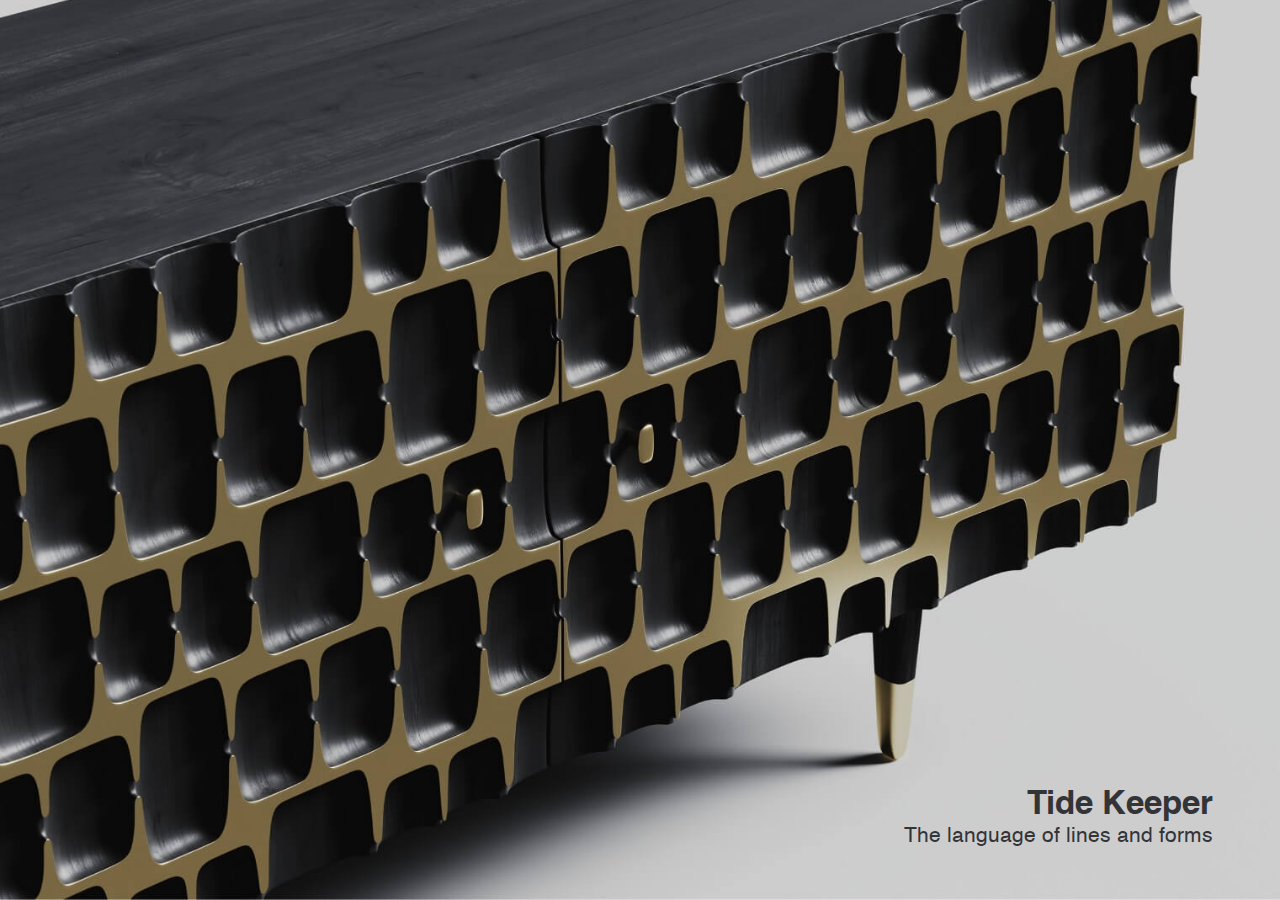
<file: index.html>
<!DOCTYPE html>
<html lang="en">
<head>
    <meta charset="UTF-8">
    <meta http-equiv="X-UA-Compatible" content="IE=edge">
    <meta name="viewport" content="width=device-width, initial-scale=1.0">
    <link rel="stylesheet" href="css/style.min.css">
    <link rel="stylesheet" href="https://cdnjs.cloudflare.com/ajax/libs/animate.css/4.1.1/animate.min.css" />
    <title>Tide Keeper</title>
</head>

<body>
    <svg display="none">
    <symbol id="arrow" viewBox="0 0 12 12">
        <g>
            <path d="M1 11L11 1M11 1L2.62952 1.0778M11 1L10.9222 9.37048" />
        </g>
    </symbol>
    <symbol id="whatsapp" viewBox="0 0 41 41">
        <g>
            <path
                d="M20.5 0C31.8222 0 41 9.17784 41 20.5C41 31.8221 31.8222 41 20.5 41C16.8772 41.0058 13.3182 40.0471 10.1885 38.2222L0.00822883 41L2.77983 30.8156C0.953469 27.685 -0.00602367 24.1244 2.84545e-05 20.5C2.84545e-05 9.17784 9.17787 0 20.5 0ZM13.5136 10.865L13.1036 10.8814C12.8382 10.8976 12.5788 10.9673 12.341 11.0864C12.1186 11.2123 11.9156 11.3698 11.7383 11.5538C11.4923 11.7854 11.3529 11.9863 11.2033 12.1811C10.445 13.1669 10.0368 14.3773 10.043 15.621C10.0471 16.6255 10.3095 17.6033 10.7195 18.5176C11.5579 20.3667 12.9376 22.3245 14.758 24.1387C15.1967 24.5754 15.6272 25.0141 16.0905 25.422C18.3524 27.4135 21.0479 28.8497 23.9625 29.6163L25.1269 29.7947C25.5061 29.8152 25.8854 29.7865 26.2667 29.768C26.8637 29.7372 27.4467 29.5755 27.9743 29.2945C28.2428 29.1562 28.5048 29.0057 28.7595 28.8435C28.7595 28.8435 28.8476 28.7861 29.0157 28.659C29.2925 28.454 29.4626 28.3084 29.6922 28.0686C29.8624 27.8923 30.01 27.6852 30.1227 27.4495C30.2826 27.1153 30.4425 26.4778 30.5081 25.9468C30.5573 25.5409 30.543 25.3195 30.5368 25.1822C30.5286 24.9628 30.3462 24.7353 30.1473 24.6389L28.9542 24.1039C28.9542 24.1039 27.1707 23.3269 26.0801 22.8308C25.966 22.781 25.8437 22.7525 25.7193 22.7468C25.5791 22.7324 25.4373 22.7482 25.3037 22.7931C25.17 22.838 25.0475 22.911 24.9444 23.0071C24.9342 23.003 24.7968 23.1199 23.3147 24.9157C23.2296 25.03 23.1124 25.1164 22.9781 25.1638C22.8437 25.2113 22.6983 25.2177 22.5603 25.1822C22.4267 25.1464 22.2959 25.1012 22.1687 25.0469C21.9145 24.9403 21.8264 24.8993 21.6521 24.8255C20.4756 24.312 19.3862 23.6183 18.4234 22.7693C18.1651 22.5438 17.9252 22.2978 17.6792 22.06C16.8727 21.2877 16.1698 20.4139 15.5882 19.4606L15.4673 19.2659C15.3804 19.135 15.3102 18.9939 15.2582 18.8456C15.1803 18.5443 15.3832 18.3024 15.3832 18.3024C15.3832 18.3024 15.8814 17.7571 16.113 17.4619C16.3385 17.1749 16.5292 16.8961 16.6522 16.6972C16.8941 16.3077 16.9699 15.908 16.8428 15.5984C16.2688 14.1962 15.6743 12.8002 15.0634 11.4144C14.9425 11.1397 14.5837 10.9429 14.2578 10.9039C14.1471 10.8916 14.0364 10.8793 13.9257 10.8711C13.6504 10.8575 13.3745 10.8602 13.0995 10.8793L13.5116 10.8629" />
        </g>
    </symbol>
    <symbol id="telegram" viewBox="0 0 41 42">
        <g>
            <path
                d="M41 21C41 26.5695 38.8402 31.911 34.9957 35.8492C31.1512 39.7875 25.9369 42 20.5 42C15.0631 42 9.84881 39.7875 6.00431 35.8492C2.15982 31.911 0 26.5695 0 21C0 15.4305 2.15982 10.089 6.00431 6.15076C9.84881 2.21249 15.0631 0 20.5 0C25.9369 0 31.1512 2.21249 34.9957 6.15076C38.8402 10.089 41 15.4305 41 21ZM21.2354 15.5033C19.2418 16.3538 15.2546 18.1125 9.27881 20.7795C8.31019 21.1733 7.80025 21.5618 7.75413 21.9397C7.67725 22.5776 8.45881 22.8296 9.52225 23.1735L9.97069 23.3179C11.0162 23.667 12.4256 24.0739 13.1559 24.0896C13.8221 24.1054 14.5627 23.8271 15.3801 23.2496C20.9638 19.3883 23.8466 17.4379 24.026 17.3959C24.1541 17.3644 24.3335 17.3276 24.4514 17.4379C24.5718 17.5455 24.559 17.7529 24.5462 17.808C24.4693 18.1466 21.402 21.0656 19.8158 22.5776C19.3212 23.0501 18.9702 23.3835 18.8984 23.4596C18.7404 23.625 18.5798 23.7878 18.4167 23.9479C17.4429 24.9086 16.7152 25.6279 18.4551 26.8039C19.2931 27.3709 19.9644 27.8355 20.6332 28.3027C21.361 28.812 22.0887 29.3186 23.0317 29.9539C23.2701 30.1114 23.5007 30.282 23.7236 30.4447C24.5718 31.0642 25.338 31.6208 26.2784 31.5315C26.8268 31.479 27.3931 30.954 27.6801 29.379C28.3592 25.6594 29.6943 17.6033 30.0018 14.2826C30.0205 14.0066 30.0093 13.7293 29.9684 13.4557C29.9443 13.235 29.84 13.0317 29.6763 12.8861C29.4431 12.7212 29.1652 12.6358 28.8819 12.642C28.1132 12.6551 26.9267 13.0778 21.2354 15.5033Z" />
        </g>
    </symbol>
    <symbol id="reviews-icon" viewBox="0 0 30 26">
        <g>
            <path
                d="M27.7828 0.474609H1.88582C1.41753 0.474609 0.968414 0.660638 0.63728 0.991772C0.306146 1.32291 0.120117 1.77202 0.120117 2.24031V23.4288C0.120117 23.8971 0.306146 24.3462 0.63728 24.6773C0.968414 25.0084 1.41753 25.1945 1.88582 25.1945H27.7828C28.2511 25.1945 28.7002 25.0084 29.0314 24.6773C29.3625 24.3462 29.5485 23.8971 29.5485 23.4288V2.24031C29.5485 1.77202 29.3625 1.32291 29.0314 0.991772C28.7002 0.660638 28.2511 0.474609 27.7828 0.474609ZM1.88582 1.65175H27.7828C27.9389 1.65175 28.0886 1.71376 28.199 1.82413C28.3094 1.93451 28.3714 2.08422 28.3714 2.24031V18.7791L23.5319 13.9396C23.3678 13.775 23.1729 13.6444 22.9583 13.5552C22.7437 13.4661 22.5136 13.4202 22.2812 13.4202C22.0488 13.4202 21.8187 13.4661 21.6041 13.5552C21.3894 13.6444 21.1945 13.775 21.0305 13.9396L17.6712 17.2988L10.782 10.4082C10.618 10.2436 10.4231 10.1129 10.2084 10.0238C9.99382 9.93471 9.76371 9.88884 9.53132 9.88884C9.29893 9.88884 9.06882 9.93471 8.8542 10.0238C8.63958 10.1129 8.44465 10.2436 8.28061 10.4082L1.29725 17.3959V2.24031C1.29725 2.08422 1.35926 1.93451 1.46964 1.82413C1.58002 1.71376 1.72972 1.65175 1.88582 1.65175ZM1.29725 23.4288V19.0645L9.1208 11.241C9.17546 11.1863 9.24037 11.1429 9.31182 11.1132C9.38327 11.0836 9.45986 11.0684 9.53721 11.0684C9.61455 11.0684 9.69114 11.0836 9.76259 11.1132C9.83405 11.1429 9.89896 11.1863 9.95362 11.241L22.73 24.0173H1.88582C1.72972 24.0173 1.58002 23.9553 1.46964 23.8449C1.35926 23.7346 1.29725 23.5849 1.29725 23.4288ZM27.7828 24.0173H24.3986L18.5129 18.1317L21.8721 14.7724C21.9268 14.7177 21.9917 14.6743 22.0632 14.6446C22.1346 14.615 22.2112 14.5998 22.2885 14.5998C22.3659 14.5998 22.4425 14.615 22.5139 14.6446C22.5854 14.6743 22.6503 14.7177 22.7049 14.7724L28.3714 20.4433V23.4288C28.3714 23.5849 28.3094 23.7346 28.199 23.8449C28.0886 23.9553 27.9389 24.0173 27.7828 24.0173ZM17.7772 8.71456C17.7772 8.48175 17.8462 8.25416 17.9755 8.06058C18.1049 7.867 18.2887 7.71613 18.5038 7.62703C18.7189 7.53794 18.9556 7.51463 19.1839 7.56005C19.4123 7.60547 19.622 7.71758 19.7867 7.8822C19.9513 8.04683 20.0634 8.25657 20.1088 8.48492C20.1542 8.71326 20.1309 8.94994 20.0418 9.16503C19.9527 9.38013 19.8019 9.56397 19.6083 9.69332C19.4147 9.82266 19.1871 9.8917 18.9543 9.8917C18.6421 9.8917 18.3427 9.76768 18.1219 9.54692C17.9012 9.32617 17.7772 9.02676 17.7772 8.71456Z" />
        </g>
    </symbol>
</svg>
    <div class="wrapper">
        <main class="alphawood tide-keeper tide-keeper-1">
            <div class="alphawood__image-block animate__animated" style="animation-name: opacity-img;">
                <div class="alphawood__image alphawood__image_1 ibg">
                    <img src="img/projects/01.jpg" alt="Tide Keeper">
                </div>
                <div class="alphawood__image alphawood__image_2 ibg">
                    <img src="img/projects/02.jpg" alt="Tide Keeper">
                </div>
            </div>
            <div class="alphawood__image-mob-block animate__animated" style="animation-name: opacity-img;">
                <div class="alphawood__image-mob ibg">
                    <img src="img/projects/03.jpg" alt="Tide Keeper">
                </div>
            </div>
            <div class="alphawood__content">
                <div class="alphawood__content-body">
                    <h1 class="alphawood__title animate__animated" style="animation-name: zoom;">Tide Keeper</h1>
                    <div class="alphawood__subtitle animate__animated" style="animation-name: zoom;">
                        The language<br> of lines and forms
                    </div>
                </div>
            </div>
        </main>
    </div>
    <script src="js/app.min.js"></script>
</body>

</html>
</file>
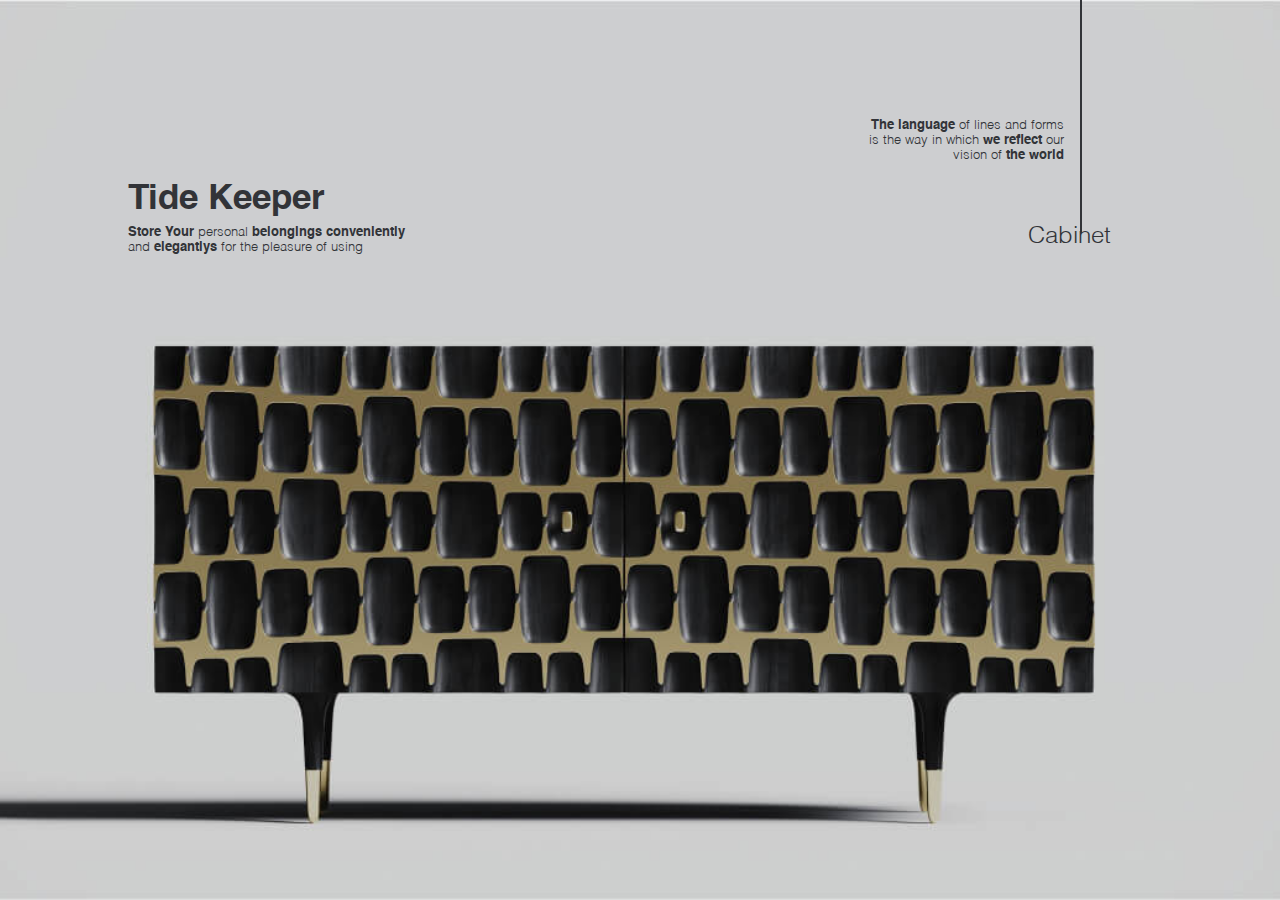
<file: tide-keeper-2.html>
<!DOCTYPE html>
<html lang="en">
<head>
    <meta charset="UTF-8">
    <meta http-equiv="X-UA-Compatible" content="IE=edge">
    <meta name="viewport" content="width=device-width, initial-scale=1.0">
    <link rel="stylesheet" href="css/style.min.css">
    <link rel="stylesheet" href="https://cdnjs.cloudflare.com/ajax/libs/animate.css/4.1.1/animate.min.css" />
    <title>Tide Keeper</title>
</head>

<body>
    <svg display="none">
    <symbol id="arrow" viewBox="0 0 12 12">
        <g>
            <path d="M1 11L11 1M11 1L2.62952 1.0778M11 1L10.9222 9.37048" />
        </g>
    </symbol>
    <symbol id="whatsapp" viewBox="0 0 41 41">
        <g>
            <path
                d="M20.5 0C31.8222 0 41 9.17784 41 20.5C41 31.8221 31.8222 41 20.5 41C16.8772 41.0058 13.3182 40.0471 10.1885 38.2222L0.00822883 41L2.77983 30.8156C0.953469 27.685 -0.00602367 24.1244 2.84545e-05 20.5C2.84545e-05 9.17784 9.17787 0 20.5 0ZM13.5136 10.865L13.1036 10.8814C12.8382 10.8976 12.5788 10.9673 12.341 11.0864C12.1186 11.2123 11.9156 11.3698 11.7383 11.5538C11.4923 11.7854 11.3529 11.9863 11.2033 12.1811C10.445 13.1669 10.0368 14.3773 10.043 15.621C10.0471 16.6255 10.3095 17.6033 10.7195 18.5176C11.5579 20.3667 12.9376 22.3245 14.758 24.1387C15.1967 24.5754 15.6272 25.0141 16.0905 25.422C18.3524 27.4135 21.0479 28.8497 23.9625 29.6163L25.1269 29.7947C25.5061 29.8152 25.8854 29.7865 26.2667 29.768C26.8637 29.7372 27.4467 29.5755 27.9743 29.2945C28.2428 29.1562 28.5048 29.0057 28.7595 28.8435C28.7595 28.8435 28.8476 28.7861 29.0157 28.659C29.2925 28.454 29.4626 28.3084 29.6922 28.0686C29.8624 27.8923 30.01 27.6852 30.1227 27.4495C30.2826 27.1153 30.4425 26.4778 30.5081 25.9468C30.5573 25.5409 30.543 25.3195 30.5368 25.1822C30.5286 24.9628 30.3462 24.7353 30.1473 24.6389L28.9542 24.1039C28.9542 24.1039 27.1707 23.3269 26.0801 22.8308C25.966 22.781 25.8437 22.7525 25.7193 22.7468C25.5791 22.7324 25.4373 22.7482 25.3037 22.7931C25.17 22.838 25.0475 22.911 24.9444 23.0071C24.9342 23.003 24.7968 23.1199 23.3147 24.9157C23.2296 25.03 23.1124 25.1164 22.9781 25.1638C22.8437 25.2113 22.6983 25.2177 22.5603 25.1822C22.4267 25.1464 22.2959 25.1012 22.1687 25.0469C21.9145 24.9403 21.8264 24.8993 21.6521 24.8255C20.4756 24.312 19.3862 23.6183 18.4234 22.7693C18.1651 22.5438 17.9252 22.2978 17.6792 22.06C16.8727 21.2877 16.1698 20.4139 15.5882 19.4606L15.4673 19.2659C15.3804 19.135 15.3102 18.9939 15.2582 18.8456C15.1803 18.5443 15.3832 18.3024 15.3832 18.3024C15.3832 18.3024 15.8814 17.7571 16.113 17.4619C16.3385 17.1749 16.5292 16.8961 16.6522 16.6972C16.8941 16.3077 16.9699 15.908 16.8428 15.5984C16.2688 14.1962 15.6743 12.8002 15.0634 11.4144C14.9425 11.1397 14.5837 10.9429 14.2578 10.9039C14.1471 10.8916 14.0364 10.8793 13.9257 10.8711C13.6504 10.8575 13.3745 10.8602 13.0995 10.8793L13.5116 10.8629" />
        </g>
    </symbol>
    <symbol id="telegram" viewBox="0 0 41 42">
        <g>
            <path
                d="M41 21C41 26.5695 38.8402 31.911 34.9957 35.8492C31.1512 39.7875 25.9369 42 20.5 42C15.0631 42 9.84881 39.7875 6.00431 35.8492C2.15982 31.911 0 26.5695 0 21C0 15.4305 2.15982 10.089 6.00431 6.15076C9.84881 2.21249 15.0631 0 20.5 0C25.9369 0 31.1512 2.21249 34.9957 6.15076C38.8402 10.089 41 15.4305 41 21ZM21.2354 15.5033C19.2418 16.3538 15.2546 18.1125 9.27881 20.7795C8.31019 21.1733 7.80025 21.5618 7.75413 21.9397C7.67725 22.5776 8.45881 22.8296 9.52225 23.1735L9.97069 23.3179C11.0162 23.667 12.4256 24.0739 13.1559 24.0896C13.8221 24.1054 14.5627 23.8271 15.3801 23.2496C20.9638 19.3883 23.8466 17.4379 24.026 17.3959C24.1541 17.3644 24.3335 17.3276 24.4514 17.4379C24.5718 17.5455 24.559 17.7529 24.5462 17.808C24.4693 18.1466 21.402 21.0656 19.8158 22.5776C19.3212 23.0501 18.9702 23.3835 18.8984 23.4596C18.7404 23.625 18.5798 23.7878 18.4167 23.9479C17.4429 24.9086 16.7152 25.6279 18.4551 26.8039C19.2931 27.3709 19.9644 27.8355 20.6332 28.3027C21.361 28.812 22.0887 29.3186 23.0317 29.9539C23.2701 30.1114 23.5007 30.282 23.7236 30.4447C24.5718 31.0642 25.338 31.6208 26.2784 31.5315C26.8268 31.479 27.3931 30.954 27.6801 29.379C28.3592 25.6594 29.6943 17.6033 30.0018 14.2826C30.0205 14.0066 30.0093 13.7293 29.9684 13.4557C29.9443 13.235 29.84 13.0317 29.6763 12.8861C29.4431 12.7212 29.1652 12.6358 28.8819 12.642C28.1132 12.6551 26.9267 13.0778 21.2354 15.5033Z" />
        </g>
    </symbol>
    <symbol id="reviews-icon" viewBox="0 0 30 26">
        <g>
            <path
                d="M27.7828 0.474609H1.88582C1.41753 0.474609 0.968414 0.660638 0.63728 0.991772C0.306146 1.32291 0.120117 1.77202 0.120117 2.24031V23.4288C0.120117 23.8971 0.306146 24.3462 0.63728 24.6773C0.968414 25.0084 1.41753 25.1945 1.88582 25.1945H27.7828C28.2511 25.1945 28.7002 25.0084 29.0314 24.6773C29.3625 24.3462 29.5485 23.8971 29.5485 23.4288V2.24031C29.5485 1.77202 29.3625 1.32291 29.0314 0.991772C28.7002 0.660638 28.2511 0.474609 27.7828 0.474609ZM1.88582 1.65175H27.7828C27.9389 1.65175 28.0886 1.71376 28.199 1.82413C28.3094 1.93451 28.3714 2.08422 28.3714 2.24031V18.7791L23.5319 13.9396C23.3678 13.775 23.1729 13.6444 22.9583 13.5552C22.7437 13.4661 22.5136 13.4202 22.2812 13.4202C22.0488 13.4202 21.8187 13.4661 21.6041 13.5552C21.3894 13.6444 21.1945 13.775 21.0305 13.9396L17.6712 17.2988L10.782 10.4082C10.618 10.2436 10.4231 10.1129 10.2084 10.0238C9.99382 9.93471 9.76371 9.88884 9.53132 9.88884C9.29893 9.88884 9.06882 9.93471 8.8542 10.0238C8.63958 10.1129 8.44465 10.2436 8.28061 10.4082L1.29725 17.3959V2.24031C1.29725 2.08422 1.35926 1.93451 1.46964 1.82413C1.58002 1.71376 1.72972 1.65175 1.88582 1.65175ZM1.29725 23.4288V19.0645L9.1208 11.241C9.17546 11.1863 9.24037 11.1429 9.31182 11.1132C9.38327 11.0836 9.45986 11.0684 9.53721 11.0684C9.61455 11.0684 9.69114 11.0836 9.76259 11.1132C9.83405 11.1429 9.89896 11.1863 9.95362 11.241L22.73 24.0173H1.88582C1.72972 24.0173 1.58002 23.9553 1.46964 23.8449C1.35926 23.7346 1.29725 23.5849 1.29725 23.4288ZM27.7828 24.0173H24.3986L18.5129 18.1317L21.8721 14.7724C21.9268 14.7177 21.9917 14.6743 22.0632 14.6446C22.1346 14.615 22.2112 14.5998 22.2885 14.5998C22.3659 14.5998 22.4425 14.615 22.5139 14.6446C22.5854 14.6743 22.6503 14.7177 22.7049 14.7724L28.3714 20.4433V23.4288C28.3714 23.5849 28.3094 23.7346 28.199 23.8449C28.0886 23.9553 27.9389 24.0173 27.7828 24.0173ZM17.7772 8.71456C17.7772 8.48175 17.8462 8.25416 17.9755 8.06058C18.1049 7.867 18.2887 7.71613 18.5038 7.62703C18.7189 7.53794 18.9556 7.51463 19.1839 7.56005C19.4123 7.60547 19.622 7.71758 19.7867 7.8822C19.9513 8.04683 20.0634 8.25657 20.1088 8.48492C20.1542 8.71326 20.1309 8.94994 20.0418 9.16503C19.9527 9.38013 19.8019 9.56397 19.6083 9.69332C19.4147 9.82266 19.1871 9.8917 18.9543 9.8917C18.6421 9.8917 18.3427 9.76768 18.1219 9.54692C17.9012 9.32617 17.7772 9.02676 17.7772 8.71456Z" />
        </g>
    </symbol>
</svg>
    <div class="wrapper">
        <main class="alphawood tide-keeper tide-keeper-2">
            <div class="alphawood__image-block animate__animated" style="animation-name: opacity-img;">
                <div class="alphawood__image alphawood__image_1 ibg">
                    <img src="img/projects/08.jpg" alt="Tide Keeper">
                </div>
                <div class="alphawood__image alphawood__image_2 ibg">
                    <img src="img/projects/07.jpg" alt="Tide Keeper">
                </div>
            </div>
            <div class="alphawood__image-mob-block animate__animated" style="animation-name: opacity-img;">
                <div class="alphawood__image-mob ibg">
                    <img src="img/projects/09.jpg" alt="Tide Keeper">
                </div>
            </div>
            <div class="alphawood__content">
                <div class="alphawood__content-inner alphawood__content-inner_1">
                    <h1 class="alphawood__title animate__animated" style="animation-name: zoom;">Tide Keeper</h1>
                    <div class="alphawood__text alphawood__text_1 animate__animated" style="animation-name: zoom;">
                        <span>Store Your</span> personal <span>belongings conveniently</span> and
                        <span>elegantlys</span> for the pleasure of using
                    </div>
                </div>
                <div class="alphawood__content-inner alphawood__content-inner_2">
                    <div class="alphawood__furniture animate__animated" style="animation-name: zoom;">
                        Cabinet
                    </div>
                    <div class="alphawood__content-line-block">
                        <div class="alphawood__content-line animate__animated" style="animation-name: lineY;">
                        </div>
                    </div>
                    <div class="alphawood__text alphawood__text_2 animate__animated" style="animation-name: zoom;">
                        <span>The language</span> of lines and forms is the way in which <span>we reflect</span> our
                        vision of <span>the world</span>
                    </div>
                </div>
            </div>
        </main>
    </div>
    <script src="js/app.min.js"></script>
</body>

</html>
</file>
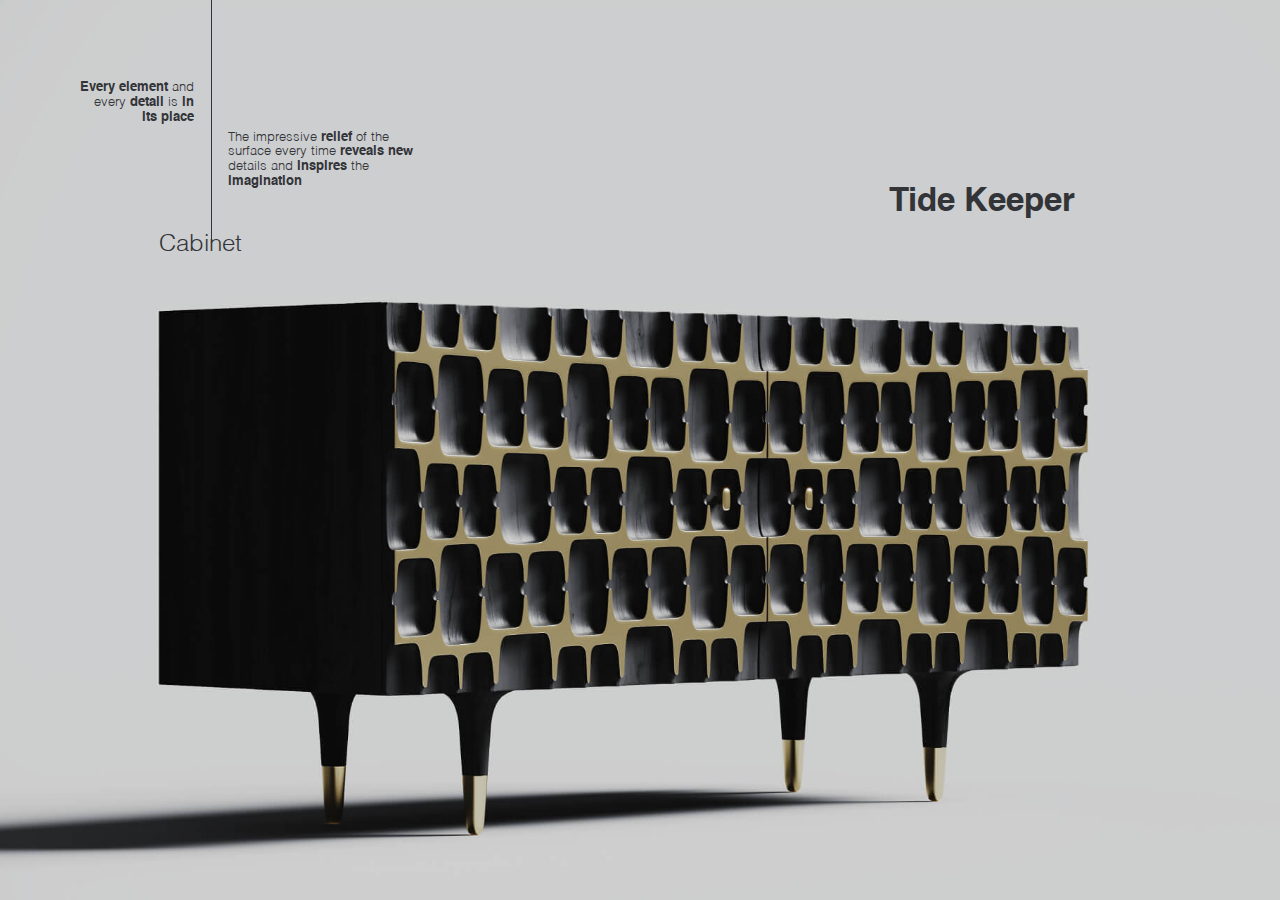
<file: tide-keeper-3.html>
<!DOCTYPE html>
<html lang="en">
<head>
    <meta charset="UTF-8">
    <meta http-equiv="X-UA-Compatible" content="IE=edge">
    <meta name="viewport" content="width=device-width, initial-scale=1.0">
    <link rel="stylesheet" href="css/style.min.css">
    <link rel="stylesheet" href="https://cdnjs.cloudflare.com/ajax/libs/animate.css/4.1.1/animate.min.css" />
    <title>Tide Keeper</title>
</head>

<body>
    <svg display="none">
    <symbol id="arrow" viewBox="0 0 12 12">
        <g>
            <path d="M1 11L11 1M11 1L2.62952 1.0778M11 1L10.9222 9.37048" />
        </g>
    </symbol>
    <symbol id="whatsapp" viewBox="0 0 41 41">
        <g>
            <path
                d="M20.5 0C31.8222 0 41 9.17784 41 20.5C41 31.8221 31.8222 41 20.5 41C16.8772 41.0058 13.3182 40.0471 10.1885 38.2222L0.00822883 41L2.77983 30.8156C0.953469 27.685 -0.00602367 24.1244 2.84545e-05 20.5C2.84545e-05 9.17784 9.17787 0 20.5 0ZM13.5136 10.865L13.1036 10.8814C12.8382 10.8976 12.5788 10.9673 12.341 11.0864C12.1186 11.2123 11.9156 11.3698 11.7383 11.5538C11.4923 11.7854 11.3529 11.9863 11.2033 12.1811C10.445 13.1669 10.0368 14.3773 10.043 15.621C10.0471 16.6255 10.3095 17.6033 10.7195 18.5176C11.5579 20.3667 12.9376 22.3245 14.758 24.1387C15.1967 24.5754 15.6272 25.0141 16.0905 25.422C18.3524 27.4135 21.0479 28.8497 23.9625 29.6163L25.1269 29.7947C25.5061 29.8152 25.8854 29.7865 26.2667 29.768C26.8637 29.7372 27.4467 29.5755 27.9743 29.2945C28.2428 29.1562 28.5048 29.0057 28.7595 28.8435C28.7595 28.8435 28.8476 28.7861 29.0157 28.659C29.2925 28.454 29.4626 28.3084 29.6922 28.0686C29.8624 27.8923 30.01 27.6852 30.1227 27.4495C30.2826 27.1153 30.4425 26.4778 30.5081 25.9468C30.5573 25.5409 30.543 25.3195 30.5368 25.1822C30.5286 24.9628 30.3462 24.7353 30.1473 24.6389L28.9542 24.1039C28.9542 24.1039 27.1707 23.3269 26.0801 22.8308C25.966 22.781 25.8437 22.7525 25.7193 22.7468C25.5791 22.7324 25.4373 22.7482 25.3037 22.7931C25.17 22.838 25.0475 22.911 24.9444 23.0071C24.9342 23.003 24.7968 23.1199 23.3147 24.9157C23.2296 25.03 23.1124 25.1164 22.9781 25.1638C22.8437 25.2113 22.6983 25.2177 22.5603 25.1822C22.4267 25.1464 22.2959 25.1012 22.1687 25.0469C21.9145 24.9403 21.8264 24.8993 21.6521 24.8255C20.4756 24.312 19.3862 23.6183 18.4234 22.7693C18.1651 22.5438 17.9252 22.2978 17.6792 22.06C16.8727 21.2877 16.1698 20.4139 15.5882 19.4606L15.4673 19.2659C15.3804 19.135 15.3102 18.9939 15.2582 18.8456C15.1803 18.5443 15.3832 18.3024 15.3832 18.3024C15.3832 18.3024 15.8814 17.7571 16.113 17.4619C16.3385 17.1749 16.5292 16.8961 16.6522 16.6972C16.8941 16.3077 16.9699 15.908 16.8428 15.5984C16.2688 14.1962 15.6743 12.8002 15.0634 11.4144C14.9425 11.1397 14.5837 10.9429 14.2578 10.9039C14.1471 10.8916 14.0364 10.8793 13.9257 10.8711C13.6504 10.8575 13.3745 10.8602 13.0995 10.8793L13.5116 10.8629" />
        </g>
    </symbol>
    <symbol id="telegram" viewBox="0 0 41 42">
        <g>
            <path
                d="M41 21C41 26.5695 38.8402 31.911 34.9957 35.8492C31.1512 39.7875 25.9369 42 20.5 42C15.0631 42 9.84881 39.7875 6.00431 35.8492C2.15982 31.911 0 26.5695 0 21C0 15.4305 2.15982 10.089 6.00431 6.15076C9.84881 2.21249 15.0631 0 20.5 0C25.9369 0 31.1512 2.21249 34.9957 6.15076C38.8402 10.089 41 15.4305 41 21ZM21.2354 15.5033C19.2418 16.3538 15.2546 18.1125 9.27881 20.7795C8.31019 21.1733 7.80025 21.5618 7.75413 21.9397C7.67725 22.5776 8.45881 22.8296 9.52225 23.1735L9.97069 23.3179C11.0162 23.667 12.4256 24.0739 13.1559 24.0896C13.8221 24.1054 14.5627 23.8271 15.3801 23.2496C20.9638 19.3883 23.8466 17.4379 24.026 17.3959C24.1541 17.3644 24.3335 17.3276 24.4514 17.4379C24.5718 17.5455 24.559 17.7529 24.5462 17.808C24.4693 18.1466 21.402 21.0656 19.8158 22.5776C19.3212 23.0501 18.9702 23.3835 18.8984 23.4596C18.7404 23.625 18.5798 23.7878 18.4167 23.9479C17.4429 24.9086 16.7152 25.6279 18.4551 26.8039C19.2931 27.3709 19.9644 27.8355 20.6332 28.3027C21.361 28.812 22.0887 29.3186 23.0317 29.9539C23.2701 30.1114 23.5007 30.282 23.7236 30.4447C24.5718 31.0642 25.338 31.6208 26.2784 31.5315C26.8268 31.479 27.3931 30.954 27.6801 29.379C28.3592 25.6594 29.6943 17.6033 30.0018 14.2826C30.0205 14.0066 30.0093 13.7293 29.9684 13.4557C29.9443 13.235 29.84 13.0317 29.6763 12.8861C29.4431 12.7212 29.1652 12.6358 28.8819 12.642C28.1132 12.6551 26.9267 13.0778 21.2354 15.5033Z" />
        </g>
    </symbol>
    <symbol id="reviews-icon" viewBox="0 0 30 26">
        <g>
            <path
                d="M27.7828 0.474609H1.88582C1.41753 0.474609 0.968414 0.660638 0.63728 0.991772C0.306146 1.32291 0.120117 1.77202 0.120117 2.24031V23.4288C0.120117 23.8971 0.306146 24.3462 0.63728 24.6773C0.968414 25.0084 1.41753 25.1945 1.88582 25.1945H27.7828C28.2511 25.1945 28.7002 25.0084 29.0314 24.6773C29.3625 24.3462 29.5485 23.8971 29.5485 23.4288V2.24031C29.5485 1.77202 29.3625 1.32291 29.0314 0.991772C28.7002 0.660638 28.2511 0.474609 27.7828 0.474609ZM1.88582 1.65175H27.7828C27.9389 1.65175 28.0886 1.71376 28.199 1.82413C28.3094 1.93451 28.3714 2.08422 28.3714 2.24031V18.7791L23.5319 13.9396C23.3678 13.775 23.1729 13.6444 22.9583 13.5552C22.7437 13.4661 22.5136 13.4202 22.2812 13.4202C22.0488 13.4202 21.8187 13.4661 21.6041 13.5552C21.3894 13.6444 21.1945 13.775 21.0305 13.9396L17.6712 17.2988L10.782 10.4082C10.618 10.2436 10.4231 10.1129 10.2084 10.0238C9.99382 9.93471 9.76371 9.88884 9.53132 9.88884C9.29893 9.88884 9.06882 9.93471 8.8542 10.0238C8.63958 10.1129 8.44465 10.2436 8.28061 10.4082L1.29725 17.3959V2.24031C1.29725 2.08422 1.35926 1.93451 1.46964 1.82413C1.58002 1.71376 1.72972 1.65175 1.88582 1.65175ZM1.29725 23.4288V19.0645L9.1208 11.241C9.17546 11.1863 9.24037 11.1429 9.31182 11.1132C9.38327 11.0836 9.45986 11.0684 9.53721 11.0684C9.61455 11.0684 9.69114 11.0836 9.76259 11.1132C9.83405 11.1429 9.89896 11.1863 9.95362 11.241L22.73 24.0173H1.88582C1.72972 24.0173 1.58002 23.9553 1.46964 23.8449C1.35926 23.7346 1.29725 23.5849 1.29725 23.4288ZM27.7828 24.0173H24.3986L18.5129 18.1317L21.8721 14.7724C21.9268 14.7177 21.9917 14.6743 22.0632 14.6446C22.1346 14.615 22.2112 14.5998 22.2885 14.5998C22.3659 14.5998 22.4425 14.615 22.5139 14.6446C22.5854 14.6743 22.6503 14.7177 22.7049 14.7724L28.3714 20.4433V23.4288C28.3714 23.5849 28.3094 23.7346 28.199 23.8449C28.0886 23.9553 27.9389 24.0173 27.7828 24.0173ZM17.7772 8.71456C17.7772 8.48175 17.8462 8.25416 17.9755 8.06058C18.1049 7.867 18.2887 7.71613 18.5038 7.62703C18.7189 7.53794 18.9556 7.51463 19.1839 7.56005C19.4123 7.60547 19.622 7.71758 19.7867 7.8822C19.9513 8.04683 20.0634 8.25657 20.1088 8.48492C20.1542 8.71326 20.1309 8.94994 20.0418 9.16503C19.9527 9.38013 19.8019 9.56397 19.6083 9.69332C19.4147 9.82266 19.1871 9.8917 18.9543 9.8917C18.6421 9.8917 18.3427 9.76768 18.1219 9.54692C17.9012 9.32617 17.7772 9.02676 17.7772 8.71456Z" />
        </g>
    </symbol>
</svg>
    <div class="wrapper">
        <main class="alphawood tide-keeper tide-keeper-3">
            <div class="alphawood__image-block animate__animated" style="animation-name: opacity-img;">
                <div class="alphawood__image alphawood__image_1 ibg">
                    <img src="img/projects/10.jpg" alt="Tide Keeper">
                </div>
                <div class="alphawood__image alphawood__image_2 ibg">
                    <img src="img/projects/11.jpg" alt="Tide Keeper">
                </div>
            </div>
            <div class="alphawood__image-mob-block animate__animated" style="animation-name: opacity-img;">
                <div class="alphawood__image-mob alphawood__image-mob_1 ibg">
                    <img src="img/projects/12.jpg" alt="Tide Keeper">
                </div>
                <div class="alphawood__image-mob alphawood__image-mob_2 ibg">
                    <img src="img/projects/13.jpg" alt="Tide Keeper">
                </div>
            </div>
            <div class="alphawood__content">
                <div class="alphawood__content-inner">
                    <div class="alphawood__text alphawood__text_1 animate__animated" style="animation-name: zoom;">
                        <span>Every element</span> and every <span>detail</span> is <span>in its place</span>
                    </div>
                    <div class="alphawood__furniture animate__animated" style="animation-name: zoom;">
                        Cabinet
                    </div>
                    <div class="alphawood__content-line-block">
                        <div class="alphawood__content-line animate__animated" style="animation-name: lineY;">
                        </div>
                    </div>
                    <div class="alphawood__text alphawood__text_2 animate__animated" style="animation-name: zoom;">
                        The impressive <span>relief</span> of the surface every time <span>reveals new</span> details
                        and <span>inspires</span> the <span>imagination</span>
                    </div>
                </div>
                <h1 class="alphawood__title animate__animated" style="animation-name: zoom;">Tide Keeper</h1>
            </div>
        </main>
    </div>
    <script src="js/app.min.js"></script>
</body>

</html>
</file>
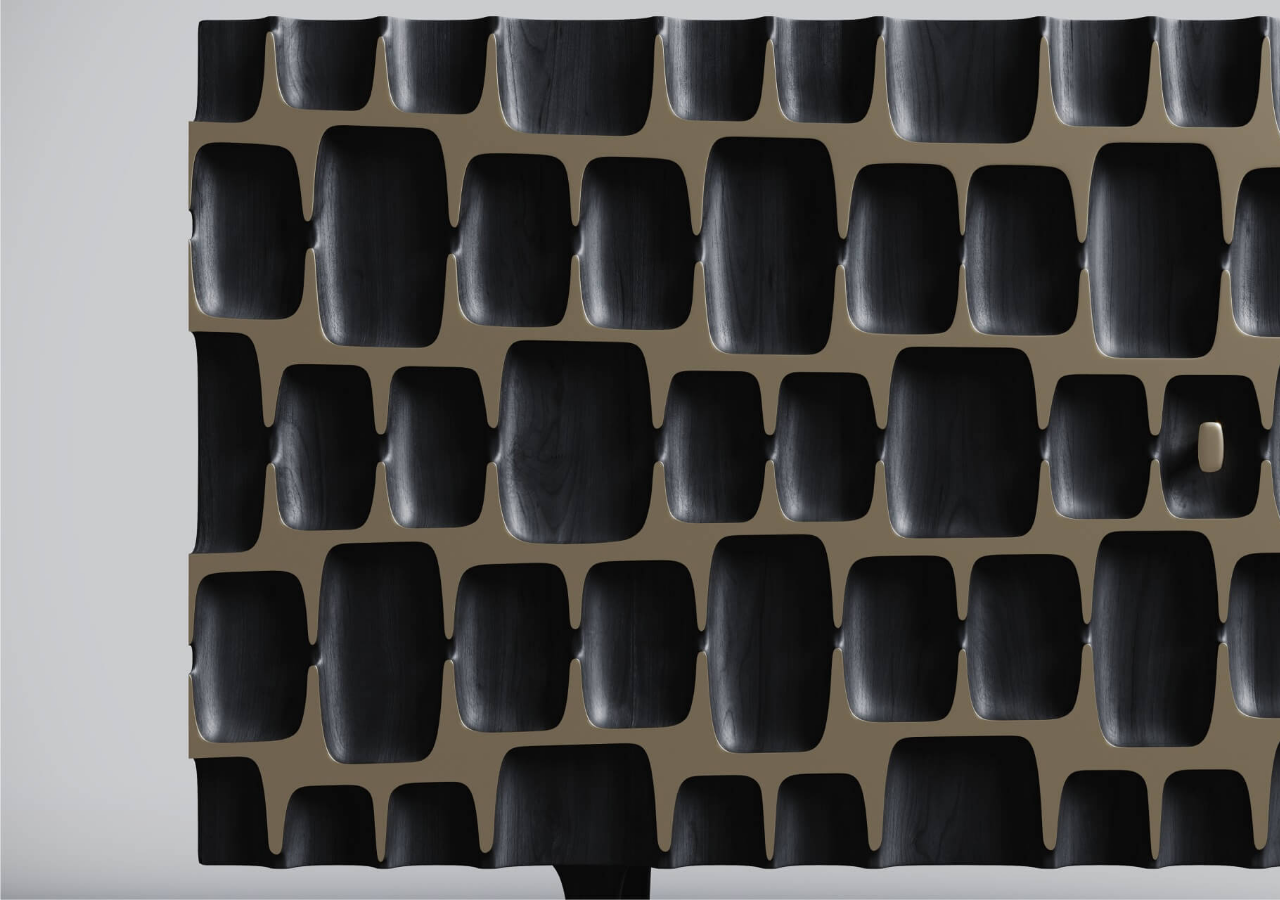
<file: tide-keeper-4.html>
<!DOCTYPE html>
<html lang="en">
<head>
    <meta charset="UTF-8">
    <meta http-equiv="X-UA-Compatible" content="IE=edge">
    <meta name="viewport" content="width=device-width, initial-scale=1.0">
    <link rel="stylesheet" href="css/style.min.css">
    <link rel="stylesheet" href="https://cdnjs.cloudflare.com/ajax/libs/animate.css/4.1.1/animate.min.css" />
    <title>Tide Keeper</title>
</head>

<body>
    <svg display="none">
    <symbol id="arrow" viewBox="0 0 12 12">
        <g>
            <path d="M1 11L11 1M11 1L2.62952 1.0778M11 1L10.9222 9.37048" />
        </g>
    </symbol>
    <symbol id="whatsapp" viewBox="0 0 41 41">
        <g>
            <path
                d="M20.5 0C31.8222 0 41 9.17784 41 20.5C41 31.8221 31.8222 41 20.5 41C16.8772 41.0058 13.3182 40.0471 10.1885 38.2222L0.00822883 41L2.77983 30.8156C0.953469 27.685 -0.00602367 24.1244 2.84545e-05 20.5C2.84545e-05 9.17784 9.17787 0 20.5 0ZM13.5136 10.865L13.1036 10.8814C12.8382 10.8976 12.5788 10.9673 12.341 11.0864C12.1186 11.2123 11.9156 11.3698 11.7383 11.5538C11.4923 11.7854 11.3529 11.9863 11.2033 12.1811C10.445 13.1669 10.0368 14.3773 10.043 15.621C10.0471 16.6255 10.3095 17.6033 10.7195 18.5176C11.5579 20.3667 12.9376 22.3245 14.758 24.1387C15.1967 24.5754 15.6272 25.0141 16.0905 25.422C18.3524 27.4135 21.0479 28.8497 23.9625 29.6163L25.1269 29.7947C25.5061 29.8152 25.8854 29.7865 26.2667 29.768C26.8637 29.7372 27.4467 29.5755 27.9743 29.2945C28.2428 29.1562 28.5048 29.0057 28.7595 28.8435C28.7595 28.8435 28.8476 28.7861 29.0157 28.659C29.2925 28.454 29.4626 28.3084 29.6922 28.0686C29.8624 27.8923 30.01 27.6852 30.1227 27.4495C30.2826 27.1153 30.4425 26.4778 30.5081 25.9468C30.5573 25.5409 30.543 25.3195 30.5368 25.1822C30.5286 24.9628 30.3462 24.7353 30.1473 24.6389L28.9542 24.1039C28.9542 24.1039 27.1707 23.3269 26.0801 22.8308C25.966 22.781 25.8437 22.7525 25.7193 22.7468C25.5791 22.7324 25.4373 22.7482 25.3037 22.7931C25.17 22.838 25.0475 22.911 24.9444 23.0071C24.9342 23.003 24.7968 23.1199 23.3147 24.9157C23.2296 25.03 23.1124 25.1164 22.9781 25.1638C22.8437 25.2113 22.6983 25.2177 22.5603 25.1822C22.4267 25.1464 22.2959 25.1012 22.1687 25.0469C21.9145 24.9403 21.8264 24.8993 21.6521 24.8255C20.4756 24.312 19.3862 23.6183 18.4234 22.7693C18.1651 22.5438 17.9252 22.2978 17.6792 22.06C16.8727 21.2877 16.1698 20.4139 15.5882 19.4606L15.4673 19.2659C15.3804 19.135 15.3102 18.9939 15.2582 18.8456C15.1803 18.5443 15.3832 18.3024 15.3832 18.3024C15.3832 18.3024 15.8814 17.7571 16.113 17.4619C16.3385 17.1749 16.5292 16.8961 16.6522 16.6972C16.8941 16.3077 16.9699 15.908 16.8428 15.5984C16.2688 14.1962 15.6743 12.8002 15.0634 11.4144C14.9425 11.1397 14.5837 10.9429 14.2578 10.9039C14.1471 10.8916 14.0364 10.8793 13.9257 10.8711C13.6504 10.8575 13.3745 10.8602 13.0995 10.8793L13.5116 10.8629" />
        </g>
    </symbol>
    <symbol id="telegram" viewBox="0 0 41 42">
        <g>
            <path
                d="M41 21C41 26.5695 38.8402 31.911 34.9957 35.8492C31.1512 39.7875 25.9369 42 20.5 42C15.0631 42 9.84881 39.7875 6.00431 35.8492C2.15982 31.911 0 26.5695 0 21C0 15.4305 2.15982 10.089 6.00431 6.15076C9.84881 2.21249 15.0631 0 20.5 0C25.9369 0 31.1512 2.21249 34.9957 6.15076C38.8402 10.089 41 15.4305 41 21ZM21.2354 15.5033C19.2418 16.3538 15.2546 18.1125 9.27881 20.7795C8.31019 21.1733 7.80025 21.5618 7.75413 21.9397C7.67725 22.5776 8.45881 22.8296 9.52225 23.1735L9.97069 23.3179C11.0162 23.667 12.4256 24.0739 13.1559 24.0896C13.8221 24.1054 14.5627 23.8271 15.3801 23.2496C20.9638 19.3883 23.8466 17.4379 24.026 17.3959C24.1541 17.3644 24.3335 17.3276 24.4514 17.4379C24.5718 17.5455 24.559 17.7529 24.5462 17.808C24.4693 18.1466 21.402 21.0656 19.8158 22.5776C19.3212 23.0501 18.9702 23.3835 18.8984 23.4596C18.7404 23.625 18.5798 23.7878 18.4167 23.9479C17.4429 24.9086 16.7152 25.6279 18.4551 26.8039C19.2931 27.3709 19.9644 27.8355 20.6332 28.3027C21.361 28.812 22.0887 29.3186 23.0317 29.9539C23.2701 30.1114 23.5007 30.282 23.7236 30.4447C24.5718 31.0642 25.338 31.6208 26.2784 31.5315C26.8268 31.479 27.3931 30.954 27.6801 29.379C28.3592 25.6594 29.6943 17.6033 30.0018 14.2826C30.0205 14.0066 30.0093 13.7293 29.9684 13.4557C29.9443 13.235 29.84 13.0317 29.6763 12.8861C29.4431 12.7212 29.1652 12.6358 28.8819 12.642C28.1132 12.6551 26.9267 13.0778 21.2354 15.5033Z" />
        </g>
    </symbol>
    <symbol id="reviews-icon" viewBox="0 0 30 26">
        <g>
            <path
                d="M27.7828 0.474609H1.88582C1.41753 0.474609 0.968414 0.660638 0.63728 0.991772C0.306146 1.32291 0.120117 1.77202 0.120117 2.24031V23.4288C0.120117 23.8971 0.306146 24.3462 0.63728 24.6773C0.968414 25.0084 1.41753 25.1945 1.88582 25.1945H27.7828C28.2511 25.1945 28.7002 25.0084 29.0314 24.6773C29.3625 24.3462 29.5485 23.8971 29.5485 23.4288V2.24031C29.5485 1.77202 29.3625 1.32291 29.0314 0.991772C28.7002 0.660638 28.2511 0.474609 27.7828 0.474609ZM1.88582 1.65175H27.7828C27.9389 1.65175 28.0886 1.71376 28.199 1.82413C28.3094 1.93451 28.3714 2.08422 28.3714 2.24031V18.7791L23.5319 13.9396C23.3678 13.775 23.1729 13.6444 22.9583 13.5552C22.7437 13.4661 22.5136 13.4202 22.2812 13.4202C22.0488 13.4202 21.8187 13.4661 21.6041 13.5552C21.3894 13.6444 21.1945 13.775 21.0305 13.9396L17.6712 17.2988L10.782 10.4082C10.618 10.2436 10.4231 10.1129 10.2084 10.0238C9.99382 9.93471 9.76371 9.88884 9.53132 9.88884C9.29893 9.88884 9.06882 9.93471 8.8542 10.0238C8.63958 10.1129 8.44465 10.2436 8.28061 10.4082L1.29725 17.3959V2.24031C1.29725 2.08422 1.35926 1.93451 1.46964 1.82413C1.58002 1.71376 1.72972 1.65175 1.88582 1.65175ZM1.29725 23.4288V19.0645L9.1208 11.241C9.17546 11.1863 9.24037 11.1429 9.31182 11.1132C9.38327 11.0836 9.45986 11.0684 9.53721 11.0684C9.61455 11.0684 9.69114 11.0836 9.76259 11.1132C9.83405 11.1429 9.89896 11.1863 9.95362 11.241L22.73 24.0173H1.88582C1.72972 24.0173 1.58002 23.9553 1.46964 23.8449C1.35926 23.7346 1.29725 23.5849 1.29725 23.4288ZM27.7828 24.0173H24.3986L18.5129 18.1317L21.8721 14.7724C21.9268 14.7177 21.9917 14.6743 22.0632 14.6446C22.1346 14.615 22.2112 14.5998 22.2885 14.5998C22.3659 14.5998 22.4425 14.615 22.5139 14.6446C22.5854 14.6743 22.6503 14.7177 22.7049 14.7724L28.3714 20.4433V23.4288C28.3714 23.5849 28.3094 23.7346 28.199 23.8449C28.0886 23.9553 27.9389 24.0173 27.7828 24.0173ZM17.7772 8.71456C17.7772 8.48175 17.8462 8.25416 17.9755 8.06058C18.1049 7.867 18.2887 7.71613 18.5038 7.62703C18.7189 7.53794 18.9556 7.51463 19.1839 7.56005C19.4123 7.60547 19.622 7.71758 19.7867 7.8822C19.9513 8.04683 20.0634 8.25657 20.1088 8.48492C20.1542 8.71326 20.1309 8.94994 20.0418 9.16503C19.9527 9.38013 19.8019 9.56397 19.6083 9.69332C19.4147 9.82266 19.1871 9.8917 18.9543 9.8917C18.6421 9.8917 18.3427 9.76768 18.1219 9.54692C17.9012 9.32617 17.7772 9.02676 17.7772 8.71456Z" />
        </g>
    </symbol>
</svg>
    <div class="wrapper">
        <main class="alphawood tide-keeper tide-keeper-4">
            <div class="alphawood__image-block animate__animated" style="animation-name: opacity-img;">
                <div class="alphawood__image ibg">
                    <img src="img/projects/04.jpg" alt="Tide Keeper">
                </div>
            </div>
            <div class="alphawood__image-mob-block animate__animated" style="animation-name: opacity-img;">
                <div class="alphawood__image-mob alphawood__image-mob_1 ibg">
                    <img src="img/projects/05.jpg" alt="Tide Keeper">
                </div>
                <div class="alphawood__image-mob alphawood__image-mob_2 ibg">
                    <img src="img/projects/06.jpg" alt="Tide Keeper">
                </div>
            </div>
            <div class="alphawood__content">
                <div class="alphawood__content-inner">
                    <h1 class="alphawood__title animate__animated" style="animation-name: zoom;">Tide Keeper</h1>
                </div>
            </div>
        </main>
    </div>
    <script src="js/app.min.js"></script>
</body>

</html>
</file>
<file: css/style.min.css>
@charset "UTF-8";
@font-face {
  font-family: Gruppo;
  font-display: swap;
  src: url("../fonts/Gruppo-Regular.woff2") format("woff2");
  font-weight: 400;
  font-style: normal;
}
@font-face {
  font-family: Helvetica;
  font-display: swap;
  src: url("../fonts/Helvetica-Bold.woff2") format("woff2");
  font-weight: 700;
  font-style: normal;
}
@font-face {
  font-family: JosefinSans;
  font-display: swap;
  src: url("../fonts/JosefinSans-Bold.woff2") format("woff2");
  font-weight: 700;
  font-style: normal;
}
@font-face {
  font-family: Helvetica;
  font-display: swap;
  src: url("../fonts/Helvetica-Light.woff2") format("woff2");
  font-weight: 300;
  font-style: normal;
}
@font-face {
  font-family: JosefinSans;
  font-display: swap;
  src: url("../fonts/JosefinSans-ExtraLight.woff2") format("woff2");
  font-weight: 200;
  font-style: normal;
}
@font-face {
  font-family: JosefinSans;
  font-display: swap;
  src: url("../fonts/JosefinSans-Light.woff2") format("woff2");
  font-weight: 300;
  font-style: normal;
}
@font-face {
  font-family: JosefinSans;
  font-display: swap;
  src: url("../fonts/JosefinSans-Thin.woff2") format("woff2");
  font-weight: 100;
  font-style: normal;
}
@font-face {
  font-family: Helvetica;
  font-display: swap;
  src: url("../fonts/Helvetica.woff2") format("woff2");
  font-weight: 400;
  font-style: normal;
}
@font-face {
  font-family: NEOTERIC;
  font-display: swap;
  src: url("../fonts/NEOTERIC-Light.woff2") format("woff2");
  font-weight: 300;
  font-style: normal;
}
@font-face {
  font-family: JosefinSans;
  font-display: swap;
  src: url("../fonts/JosefinSans-Regular.woff2") format("woff2");
  font-weight: 400;
  font-style: normal;
}
* {
  padding: 0px;
  margin: 0px;
  border: 0px;
}

*,
*:before,
*:after {
  -moz-box-sizing: border-box;
  -webkit-box-sizing: border-box;
  box-sizing: border-box;
}

:focus,
:active {
  outline: none;
}

a:focus,
a:active {
  outline: none;
}

aside,
nav,
footer,
header,
section {
  display: block;
}

html,
body {
  height: 100%;
  min-width: 320px;
}

body {
  line-height: 1;
  font-family: "Helvetica";
  -ms-text-size-adjust: 100%;
  -moz-text-size-adjust: 100%;
  -webkit-text-size-adjust: 100%;
}

input,
button,
textarea {
  font-family: "Helvetica";
}

input::-ms-clear {
  display: none;
}

button {
  cursor: pointer;
  -webkit-tap-highlight-color: rgba(0, 0, 0, 0);
}

button::-moz-focus-inner {
  padding: 0;
  border: 0;
}

a,
a:visited {
  text-decoration: none;
}

a:hover {
  text-decoration: none;
}

a {
  -webkit-tap-highlight-color: rgba(0, 0, 0, 0);
}

ul li {
  list-style: none;
}

img {
  vertical-align: top;
}

h1,
h2,
h3,
h4,
h5,
h6 {
  font-weight: inherit;
  font-size: inherit;
}

body {
  color: #000;
  font-size: 14px;
}
body.lock {
  overflow: hidden;
}

.wrapper {
  width: 100%;
  min-height: 100%;
  overflow: hidden;
}

.wrapper-right .header__row {
  justify-content: flex-end;
}

.wrapper-bottom .header {
  top: auto;
  bottom: 0;
  padding: 0 0 34.55px 0;
}

.container {
  margin: 0 auto;
  width: 100%;
}

.ibg {
  background-position: center;
  background-size: cover;
  background-repeat: no-repeat;
}
.ibg img {
  display: none;
}

@keyframes zoom {
  0% {
    transform: scale(0.95);
    opacity: 0;
  }
  100% {
    transform: scale(1);
    opacity: 1;
  }
}
@keyframes opacity-img {
  0% {
    opacity: 0;
  }
  100% {
    opacity: 1;
  }
}
@keyframes lineY {
  0% {
    transform: translateY(-100%);
  }
  100% {
    transform: translateY(0%);
  }
}
@keyframes lineX {
  0% {
    transform: translateX(-100%);
  }
  100% {
    transform: translateX(0%);
  }
}
.header {
  position: absolute;
  top: 0;
  left: 0;
  width: 100%;
  padding: 34.55px 0 0 0;
  z-index: 100;
}
@media (max-width: 1600.98px) {
  .header {
    padding: 27.19px 0 0 0;
  }
}
@media (max-width: 1440.98px) {
  .header {
    padding: 19.83px 0 0 0;
  }
}
@media (max-width: 992.98px) {
  .header {
    display: none;
  }
}
.header__container {
  padding: 0 51.23px;
  margin: 0 auto;
}
@media (max-width: 1600.98px) {
  .header__container {
    padding: 0 38.74px;
  }
}
@media (max-width: 1440.98px) {
  .header__container {
    padding: 0 26.25px;
  }
}
.header__row {
  display: flex;
}
.header__logo {
  font-family: NEOTERIC;
  font-size: 75px;
  font-weight: 300;
  line-height: 120%;
  color: #7F7774;
}
@media (max-width: 1600.98px) {
  .header__logo {
    font-size: 58px;
  }
}
@media (max-width: 1440.98px) {
  .header__logo {
    font-size: 40px;
  }
}

.alphawood {
  position: relative;
  height: 100vh;
}
@media (max-width: 992.98px) {
  .alphawood {
    min-height: 815px;
  }
}
@media (max-width: 480.98px) {
  .alphawood {
    min-height: 615px;
    height: calc(100vh - 55px);
  }
}
.alphawood__image-block {
  position: absolute;
  top: 0;
  left: 0;
  width: 100%;
  height: 100%;
}
.alphawood__image-block.animate__animated {
  animation-duration: 2s;
  animation-delay: 0s;
}
@media (max-width: 992.98px) {
  .alphawood__image-block {
    display: none;
  }
}
.alphawood__image {
  position: absolute;
  top: 0;
  left: 0;
  width: 100%;
  height: 100%;
}
.alphawood__image-mob-block {
  display: none;
  position: absolute;
  top: 0;
  left: 0;
  width: 100%;
  height: 100%;
}
.alphawood__image-mob-block.animate__animated {
  animation-duration: 2s;
  animation-delay: 0s;
}
@media (max-width: 992.98px) {
  .alphawood__image-mob-block {
    display: block;
  }
}
.alphawood__image-mob {
  position: absolute;
  top: 0;
  left: 0;
  width: 100%;
  height: 100%;
}
.alphawood__content {
  position: relative;
}
.alphawood__title {
  font-size: 60px;
  font-weight: 700;
  line-height: 115%;
  color: #323438;
}
@media (max-width: 1600.98px) {
  .alphawood__title {
    font-size: 49px;
  }
}
@media (max-width: 1440.98px) {
  .alphawood__title {
    font-size: 40px;
  }
}
@media (max-width: 1350px) {
  .alphawood__title {
    font-size: 31px;
  }
}
@media (max-width: 992.98px) {
  .alphawood__title {
    font-size: 46px;
  }
}
@media (max-width: 675.98px) {
  .alphawood__title {
    font-size: 37px;
  }
}
@media (max-width: 480.98px) {
  .alphawood__title {
    font-size: 33px;
  }
}
@media (max-width: 380px) {
  .alphawood__title {
    font-size: 30px;
  }
}
.alphawood__subtitle {
  font-size: 40px;
  font-weight: 400;
  line-height: 115%;
  color: #323438;
}
.alphawood__subtitle.animate__animated {
  animation-duration: 1.5s;
  animation-delay: 1s;
}
@media (max-width: 1600.98px) {
  .alphawood__subtitle {
    font-size: 31px;
  }
}
@media (max-width: 1440.98px) {
  .alphawood__subtitle {
    font-size: 24px;
  }
}
@media (max-width: 1350px) {
  .alphawood__subtitle {
    font-size: 20px;
  }
}
@media (max-width: 992.98px) {
  .alphawood__subtitle {
    font-size: 25px;
  }
}
@media (max-width: 720px) {
  .alphawood__subtitle {
    font-size: 31px;
  }
}
@media (max-width: 675.98px) {
  .alphawood__subtitle {
    font-size: 25px;
  }
}
@media (max-width: 480.98px) {
  .alphawood__subtitle {
    font-size: 22px;
  }
}
@media (max-width: 380px) {
  .alphawood__subtitle {
    font-size: 20px;
  }
}
.alphawood__text {
  font-family: Helvetica;
  font-size: 24px;
  font-weight: 300;
  line-height: 115%;
  color: #323438;
}
.alphawood__text span {
  font-weight: 700;
}
@media (max-width: 1600.98px) {
  .alphawood__text {
    font-size: 21px;
  }
}
@media (max-width: 1440.98px) {
  .alphawood__text {
    font-size: 19px;
  }
}
@media (max-width: 1350px) {
  .alphawood__text {
    font-size: 13px;
  }
}
@media (max-width: 992.98px) {
  .alphawood__text {
    font-size: 18px;
  }
}
@media (max-width: 750.98px) {
  .alphawood__text {
    font-size: 19px;
  }
}
@media (max-width: 480.98px) {
  .alphawood__text {
    font-size: 17px;
  }
}
@media (max-width: 380px) {
  .alphawood__text {
    font-size: 15px;
  }
}
.alphawood__furniture {
  font-size: 45px;
  font-weight: 300;
  line-height: 115%;
  color: #323438;
}
@media (max-width: 1600.98px) {
  .alphawood__furniture {
    font-size: 30px;
  }
}
@media (max-width: 1440.98px) {
  .alphawood__furniture {
    font-size: 27px;
  }
}
@media (max-width: 1350px) {
  .alphawood__furniture {
    font-size: 24px;
  }
}
@media (max-width: 992.98px) {
  .alphawood__furniture {
    font-size: 35px;
  }
}
@media (max-width: 750px) {
  .alphawood__furniture {
    font-size: 34px;
  }
}
.alphawood__content-line-block {
  overflow: hidden;
  position: absolute;
  width: 2.5px;
}
@media (max-width: 1600.98px) {
  .alphawood__content-line-block {
    width: 1.5px;
  }
}
.alphawood__content-line {
  position: absolute;
  width: 100%;
  height: 200%;
  background: linear-gradient(to bottom, #323438 50%, transparent 100%); /* Градієнт для створення змінної ширини */
}
.alphawood__text-mob {
  font-size: 18px;
  font-weight: 300;
  line-height: 115%;
  color: #FFFFFF;
}
.alphawood__text-mob span {
  font-weight: 700;
}
@media (min-width: 992.98px) {
  .alphawood__text-mob {
    display: none;
  }
}
@media (max-width: 750px) {
  .alphawood__text-mob {
    font-size: 19px;
  }
}
@media (max-width: 480.98px) {
  .alphawood__text-mob {
    font-size: 17px;
  }
}
@media (max-width: 380px) {
  .alphawood__text-mob {
    font-size: 15px;
  }
}

.tide-keeper-1 .alphawood__image.ibg {
  background-position: right bottom;
}
@media (max-width: 992.98px) {
  .tide-keeper-1 .alphawood__image.ibg {
    background-position: center;
  }
}
@media (max-width: 1440.98px) {
  .tide-keeper-1 .alphawood__image_1 {
    display: none;
  }
}
@media (max-width: 1350px) {
  .tide-keeper-1 .alphawood__image_1 {
    display: block;
  }
}
@media (max-width: 992.98px) {
  .tide-keeper-1 .alphawood__image_1 {
    display: none;
  }
}
.tide-keeper-1 .alphawood__image_2 {
  display: none;
}
@media (max-width: 1440.98px) {
  .tide-keeper-1 .alphawood__image_2 {
    display: block;
  }
}
@media (max-width: 1350px) {
  .tide-keeper-1 .alphawood__image_2 {
    display: none;
  }
}
@media (max-width: 992.98px) {
  .tide-keeper-1 .alphawood__image_2 {
    display: block;
  }
}
.tide-keeper-1 .alphawood__image-mob.ibg {
  background-position: center bottom;
}
.tide-keeper-1 .alphawood__content {
  height: 100%;
  position: relative;
  display: flex;
  justify-content: flex-end;
  align-items: flex-end;
  padding: 0 5.21% 3.94% 0;
}
@media (max-width: 992.98px) {
  .tide-keeper-1 .alphawood__content {
    padding: 0 5.5vh 7.5vh 0;
  }
}
@media (max-width: 480.98px) {
  .tide-keeper-1 .alphawood__content {
    padding: 0 5.5vh 6.5vh 0;
  }
}
.tide-keeper-1 .alphawood__content-body {
  text-align: right;
}
.tide-keeper-1 .alphawood__title.animate__animated {
  animation-duration: 1.5s;
  animation-delay: 0.5s;
}
.tide-keeper-1 .alphawood__title:not(:last-child) {
  margin: 0 0 2.7px 0;
}
@media (max-width: 1600.98px) {
  .tide-keeper-1 .alphawood__title:not(:last-child) {
    margin: 0 0 0px 0;
  }
}
@media (max-width: 1440.98px) {
  .tide-keeper-1 .alphawood__title {
    font-size: 46px;
  }
  .tide-keeper-1 .alphawood__title:not(:last-child) {
    margin: 0 0 21px 0;
  }
}
@media (max-width: 1350px) {
  .tide-keeper-1 .alphawood__title {
    font-size: 33px;
  }
  .tide-keeper-1 .alphawood__title:not(:last-child) {
    margin: 0 0 0px 0;
  }
}
@media (max-width: 992.98px) {
  .tide-keeper-1 .alphawood__title {
    font-size: 29px;
  }
  .tide-keeper-1 .alphawood__title:not(:last-child) {
    margin: 0 0 5px 0;
  }
}
@media (max-width: 768.98px) {
  .tide-keeper-1 .alphawood__title {
    font-size: 25px;
  }
}
@media (max-width: 480.98px) {
  .tide-keeper-1 .alphawood__title {
    font-size: 22px;
  }
}
@media (max-width: 380px) {
  .tide-keeper-1 .alphawood__title {
    font-size: 20px;
  }
}
.tide-keeper-1 .alphawood__subtitle.animate__animated {
  animation-duration: 1.5s;
  animation-delay: 1s;
}
.tide-keeper-1 .alphawood__subtitle br {
  display: none;
}
@media (max-width: 1440.98px) {
  .tide-keeper-1 .alphawood__subtitle {
    font-size: 30px;
  }
  .tide-keeper-1 .alphawood__subtitle br {
    display: block;
  }
}
@media (max-width: 1350px) {
  .tide-keeper-1 .alphawood__subtitle {
    font-size: 21px;
  }
  .tide-keeper-1 .alphawood__subtitle br {
    display: none;
  }
}
@media (max-width: 992.98px) {
  .tide-keeper-1 .alphawood__subtitle {
    font-size: 18.5px;
  }
}
@media (max-width: 768.98px) {
  .tide-keeper-1 .alphawood__subtitle {
    font-size: 16px;
  }
}
@media (max-width: 480.98px) {
  .tide-keeper-1 .alphawood__subtitle {
    font-size: 15px;
  }
}
@media (max-width: 380px) {
  .tide-keeper-1 .alphawood__subtitle {
    font-size: 14px;
  }
}

.tide-keeper-2 {
  overflow: hidden;
}
@media (max-width: 1600.98px) {
  .tide-keeper-2 {
    height: 0;
    padding: 0 0 71% 0;
    position: relative;
  }
}
@media (max-width: 1440.98px) {
  .tide-keeper-2 {
    height: 100vh;
    padding: 0;
  }
}
@media (max-width: 480.98px) {
  .tide-keeper-2 {
    height: calc(100vh - 55px);
  }
}
@media (max-width: 1600.98px) {
  .tide-keeper-2 .alphawood__image_1 {
    display: none;
  }
}
.tide-keeper-2 .alphawood__image_2 {
  display: none;
}
@media (max-width: 1600.98px) {
  .tide-keeper-2 .alphawood__image_2 {
    display: block;
  }
}
@media (max-width: 380px) {
  .tide-keeper-2 .alphawood__image-mob {
    height: 105%;
  }
}
.tide-keeper-2 .alphawood__content {
  height: 100%;
  display: flex;
  align-items: flex-start;
  justify-content: space-between;
  padding: 0 19% 0 14.48%;
}
@media (max-width: 1600.98px) {
  .tide-keeper-2 .alphawood__content {
    position: absolute;
    top: 0;
    left: 0;
    width: 100%;
    padding: 0 16.5% 0 12%;
  }
}
@media (max-width: 1440.98px) {
  .tide-keeper-2 .alphawood__content {
    position: relative;
    padding: 0 27% 0 22.8%;
  }
}
@media (max-width: 1350px) {
  .tide-keeper-2 .alphawood__content {
    padding: 0 15.5% 0 10%;
  }
}
@media (max-width: 992.98px) {
  .tide-keeper-2 .alphawood__content {
    justify-content: flex-end;
    padding: 0 10% 0 10%;
  }
}
.tide-keeper-2 .alphawood__content-inner {
  position: relative;
}
.tide-keeper-2 .alphawood__content-inner_1 {
  padding: 21vh 0 0 0;
}
@media (max-width: 1600.98px) {
  .tide-keeper-2 .alphawood__content-inner_1 {
    padding: 21% 0 0 0;
  }
}
@media (max-width: 1440.98px) {
  .tide-keeper-2 .alphawood__content-inner_1 {
    padding: 19vh 0 0 0;
  }
}
@media (max-width: 1350px) {
  .tide-keeper-2 .alphawood__content-inner_1 {
    padding: 20vh 0 0 0;
  }
}
@media (max-width: 992.98px) {
  .tide-keeper-2 .alphawood__content-inner_1 {
    position: absolute;
    left: 50%;
    top: 0;
    transform: translate(-50%, 0);
    display: flex;
    flex-direction: column;
    align-items: center;
    width: 100%;
    padding: 38vh 35px 0 35px;
  }
}
@media (max-width: 675.98px) {
  .tide-keeper-2 .alphawood__content-inner_1 {
    padding: 34vh 25px 0 25px;
  }
}
.tide-keeper-2 .alphawood__content-inner_2 {
  padding: 11vh 31.55px 9.5vh 0;
}
@media (max-width: 1600.98px) {
  .tide-keeper-2 .alphawood__content-inner_2 {
    padding: 11.5% 25px 9% 0;
  }
}
@media (max-width: 1440.98px) {
  .tide-keeper-2 .alphawood__content-inner_2 {
    padding: 12.5% 18px 9% 0;
  }
}
@media (max-width: 992.98px) {
  .tide-keeper-2 .alphawood__content-inner_2 {
    padding: 12.5% 26.5px 9% 0;
  }
}
@media (max-width: 675.98px) and (max-width: 992.98px) {
  .tide-keeper-2 .alphawood__content-inner_2 {
    padding: 12.5% 26.5px 18% 0;
  }
}
.tide-keeper-2 .alphawood__content-line-block {
  position: absolute;
  top: 0;
  right: 0;
  height: calc(100% - 33px);
}
@media (max-width: 1600.98px) {
  .tide-keeper-2 .alphawood__content-line-block {
    height: calc(100% - 22px);
  }
}
@media (max-width: 1440.98px) {
  .tide-keeper-2 .alphawood__content-line-block {
    height: calc(100% - 17px);
  }
}
@media (max-width: 992.98px) {
  .tide-keeper-2 .alphawood__content-line-block {
    height: calc(100% - 13px);
    width: 1.57px;
  }
}
.tide-keeper-2 .alphawood__content-line.animate__animated {
  animation-duration: 3.7s;
  animation-delay: 0.75s;
}
.tide-keeper-2 .alphawood__text.animate__animated {
  animation-duration: 1.5s;
  animation-delay: 1s;
}
@media (max-width: 1440.98px) {
  .tide-keeper-2 .alphawood__text {
    font-size: 13.5px;
  }
}
@media (max-width: 1350px) {
  .tide-keeper-2 .alphawood__text {
    font-size: 13px;
  }
}
@media (max-width: 992.98px) {
  .tide-keeper-2 .alphawood__text {
    font-size: 15px;
  }
}
@media (max-width: 750px) {
  .tide-keeper-2 .alphawood__text {
    font-size: 19px;
  }
}
@media (max-width: 480.98px) {
  .tide-keeper-2 .alphawood__text {
    font-size: 17px;
  }
}
@media (max-width: 380px) {
  .tide-keeper-2 .alphawood__text {
    font-size: 15px;
  }
}
.tide-keeper-2 .alphawood__text_1 {
  max-width: 522.6px;
}
@media (max-width: 1600.98px) {
  .tide-keeper-2 .alphawood__text_1 {
    max-width: 450px;
  }
}
@media (max-width: 1440.98px) {
  .tide-keeper-2 .alphawood__text_1 {
    max-width: 294.4px;
  }
}
@media (max-width: 992.98px) {
  .tide-keeper-2 .alphawood__text_1 {
    max-width: 330px;
  }
}
@media (max-width: 750px) {
  .tide-keeper-2 .alphawood__text_1 {
    max-width: 416px;
  }
}
.tide-keeper-2 .alphawood__text_2 {
  max-width: 364.81px;
  text-align: right;
}
@media (max-width: 1600.98px) {
  .tide-keeper-2 .alphawood__text_2 {
    max-width: 345px;
  }
}
@media (max-width: 1440.98px) {
  .tide-keeper-2 .alphawood__text_2 {
    max-width: 205.5px;
  }
}
@media (max-width: 992.98px) {
  .tide-keeper-2 .alphawood__text_2 {
    max-width: 200px;
    font-size: 15px;
  }
}
.tide-keeper-2 .alphawood__furniture {
  position: absolute;
  bottom: 0;
  right: -14.25%;
}
.tide-keeper-2 .alphawood__furniture.animate__animated {
  animation-duration: 1.5s;
  animation-delay: 1.5s;
}
@media (max-width: 1600.98px) {
  .tide-keeper-2 .alphawood__furniture {
    right: -10.2%;
  }
}
@media (max-width: 1440.98px) {
  .tide-keeper-2 .alphawood__furniture {
    font-size: 25px;
    right: -14%;
  }
}
@media (max-width: 1350px) {
  .tide-keeper-2 .alphawood__furniture {
    font-size: 23.5px;
    right: -13.2%;
  }
}
@media (max-width: 992.98px) {
  .tide-keeper-2 .alphawood__furniture {
    font-size: 18px;
    right: -9.8%;
  }
}
@media (max-width: 675.98px) {
  .tide-keeper-2 .alphawood__furniture {
    right: -9.7%;
  }
}
.tide-keeper-2 .alphawood__title.animate__animated {
  animation-duration: 1.5s;
  animation-delay: 0.5s;
}
.tide-keeper-2 .alphawood__title:not(:last-child) {
  margin: 0 0 11px 0;
}
@media (max-width: 1600.98px) {
  .tide-keeper-2 .alphawood__title:not(:last-child) {
    margin: 0 0 9px 0;
  }
}
@media (max-width: 1440.98px) {
  .tide-keeper-2 .alphawood__title:not(:last-child) {
    margin: 0 0 8px 0;
  }
}
@media (max-width: 1350px) {
  .tide-keeper-2 .alphawood__title {
    font-size: 35px;
  }
  .tide-keeper-2 .alphawood__title:not(:last-child) {
    margin: 0 0 6.2px 0;
  }
}
@media (max-width: 992.98px) {
  .tide-keeper-2 .alphawood__title {
    font-size: 40px;
  }
  .tide-keeper-2 .alphawood__title:not(:last-child) {
    margin: 0 0 22px 0;
  }
}
@media (max-width: 750px) {
  .tide-keeper-2 .alphawood__title:not(:last-child) {
    margin: 0 0 34px 0;
  }
}
@media (max-width: 675.98px) {
  .tide-keeper-2 .alphawood__title {
    font-size: 37px;
  }
  .tide-keeper-2 .alphawood__title:not(:last-child) {
    margin: 0 0 30px 0;
  }
}
@media (max-width: 480.98px) {
  .tide-keeper-2 .alphawood__title {
    font-size: 33px;
  }
  .tide-keeper-2 .alphawood__title:not(:last-child) {
    margin: 0 0 25px 0;
  }
}
@media (max-width: 380px) {
  .tide-keeper-2 .alphawood__title {
    font-size: 30px;
  }
}

@media (max-width: 1600.98px) {
  .tide-keeper-3 {
    height: 0;
    padding: 0 0 71% 0;
    position: relative;
  }
}
@media (max-width: 1440.98px) {
  .tide-keeper-3 {
    height: 100vh;
    padding: 0;
  }
}
@media (max-width: 480.98px) {
  .tide-keeper-3 {
    height: calc(100vh - 55px);
  }
}
.tide-keeper-3 .alphawood__content {
  display: flex;
  align-items: flex-start;
  justify-content: space-between;
  padding: 0 17.395% 0 6.56%;
}
@media (max-width: 1440.98px) {
  .tide-keeper-3 .alphawood__content {
    justify-content: flex-end;
    align-items: flex-end;
    padding: 0 0 0 0;
    height: 100%;
  }
}
@media (max-width: 1350px) {
  .tide-keeper-3 .alphawood__content {
    align-items: flex-start;
    justify-content: space-between;
    padding: 0 15.985% 0 6.09%;
  }
}
@media (max-width: 992.98px) {
  .tide-keeper-3 .alphawood__content {
    flex-direction: column;
    align-items: center;
    padding: 10.54vh 20px 0 20px;
  }
}
@media (max-width: 750px) {
  .tide-keeper-3 .alphawood__content {
    padding: 14.678vh 20px 0 20px;
  }
}
@media (max-width: 500px) {
  .tide-keeper-3 .alphawood__content {
    align-items: flex-start;
    justify-content: flex-end;
  }
}
.tide-keeper-3 .alphawood__content-inner {
  display: flex;
  padding: 5.5vh 0 7vh 0;
  position: relative;
}
@media (max-width: 1600.98px) {
  .tide-keeper-3 .alphawood__content-inner {
    padding: 6.57vh 0 8.05vh 0;
  }
}
@media (max-width: 1440.98px) {
  .tide-keeper-3 .alphawood__content-inner {
    padding: 13.74vh 0 10.09vh 0;
  }
}
@media (max-width: 1350px) {
  .tide-keeper-3 .alphawood__content-inner {
    padding: 9vh 0 7.55vh 0;
  }
}
@media (max-width: 992.98px) {
  .tide-keeper-3 .alphawood__content-inner {
    order: 2;
    padding: 9.76vh 0 5.56vh 0;
  }
}
@media (max-width: 750px) {
  .tide-keeper-3 .alphawood__content-inner {
    padding: 10.08vh 0 6.09vh 0;
  }
}
@media (max-width: 500px) {
  .tide-keeper-3 .alphawood__content-inner {
    flex-direction: column;
    align-items: flex-end;
    padding: 10.08vh 35px 6.09vh 0;
  }
}
@media (max-width: 380px) {
  .tide-keeper-3 .alphawood__content-inner {
    padding: 10.08vh 25px 6.09vh 0;
  }
}
.tide-keeper-3 .alphawood__image_1.ibg {
  background-position: center 65%;
}
@media (max-width: 1440.98px) {
  .tide-keeper-3 .alphawood__image_1 {
    display: none;
  }
}
@media (max-width: 1350px) {
  .tide-keeper-3 .alphawood__image_1 {
    display: block;
  }
  .tide-keeper-3 .alphawood__image_1.ibg {
    background-position: center 100%;
  }
}
.tide-keeper-3 .alphawood__image_2 {
  display: none;
}
@media (max-width: 1440.98px) {
  .tide-keeper-3 .alphawood__image_2 {
    display: block;
  }
}
@media (max-width: 1350px) {
  .tide-keeper-3 .alphawood__image_2 {
    display: none;
  }
}
@media (max-width: 750px) {
  .tide-keeper-3 .alphawood__image-mob_1 {
    display: none;
  }
}
.tide-keeper-3 .alphawood__image-mob_2 {
  display: none;
}
@media (max-width: 750px) {
  .tide-keeper-3 .alphawood__image-mob_2 {
    display: block;
  }
}
.tide-keeper-3 .alphawood__text.animate__animated {
  animation-duration: 1.5s;
  animation-delay: 1s;
}
@media (max-width: 1600.98px) {
  .tide-keeper-3 .alphawood__text {
    font-size: 19px;
  }
}
@media (max-width: 1350px) {
  .tide-keeper-3 .alphawood__text {
    font-size: 13px;
  }
}
@media (max-width: 992.98px) {
  .tide-keeper-3 .alphawood__text {
    font-size: 19px;
  }
}
@media (max-width: 480.98px) {
  .tide-keeper-3 .alphawood__text {
    font-size: 17px;
  }
}
@media (max-width: 380px) {
  .tide-keeper-3 .alphawood__text {
    font-size: 15px;
  }
}
.tide-keeper-3 .alphawood__text_1 {
  max-width: 218.38px;
  text-align: right;
  margin: 0 63.11px 0 0;
}
@media (max-width: 1600.98px) {
  .tide-keeper-3 .alphawood__text_1 {
    max-width: 173px;
    margin: 0 50px 0 0;
  }
}
@media (max-width: 1440.98px) {
  .tide-keeper-3 .alphawood__text_1 {
    order: 2;
    text-align: left;
    margin: 0 41px 0 52px;
  }
}
@media (max-width: 1350px) {
  .tide-keeper-3 .alphawood__text_1 {
    order: 1;
    text-align: right;
    max-width: 116.47px;
    margin: 0 33.66px 0 0;
  }
}
@media (max-width: 992.98px) {
  .tide-keeper-3 .alphawood__text_1 {
    order: 2;
    text-align: left;
    max-width: 173px;
    margin: 0;
  }
}
@media (max-width: 500px) {
  .tide-keeper-3 .alphawood__text_1 {
    text-align: right;
  }
}
@media (max-width: 380px) {
  .tide-keeper-3 .alphawood__text_1 {
    max-width: 137px;
  }
}
.tide-keeper-3 .alphawood__text_2 {
  max-width: 349.66px;
  margin: 4.5vh 0 0 0;
}
@media (max-width: 1600.98px) {
  .tide-keeper-3 .alphawood__text_2 {
    max-width: 277px;
    margin: 6.296vh 0 0 0;
  }
}
@media (max-width: 1440.98px) {
  .tide-keeper-3 .alphawood__text_2 {
    order: 1;
    text-align: right;
    max-width: 230px;
    margin: 17.17vh 0 0 0;
  }
}
@media (max-width: 1350px) {
  .tide-keeper-3 .alphawood__text_2 {
    order: 2;
    text-align: left;
    max-width: 186.49px;
    margin: 5.5vh 0 0 0;
  }
}
@media (max-width: 992.98px) {
  .tide-keeper-3 .alphawood__text_2 {
    order: 1;
    text-align: right;
    max-width: 230px;
    margin: 125px 52px 0 0;
  }
}
@media (max-width: 500px) {
  .tide-keeper-3 .alphawood__text_2 {
    margin: 0 0 50px 0;
  }
}
@media (max-width: 480.98px) {
  .tide-keeper-3 .alphawood__text_2 {
    max-width: 195px;
  }
}
@media (max-width: 380px) {
  .tide-keeper-3 .alphawood__text_2 {
    max-width: 173px;
  }
}
.tide-keeper-3 .alphawood__title {
  margin: 16.875vh 0 0 0;
}
.tide-keeper-3 .alphawood__title.animate__animated {
  animation-duration: 1.5s;
  animation-delay: 0.5s;
}
@media (max-width: 1440.98px) {
  .tide-keeper-3 .alphawood__title {
    position: absolute;
    left: 40.3%;
    margin: 7.69vh 0 0 0;
    top: 0;
    font-size: 49px;
  }
}
@media (max-width: 1350px) {
  .tide-keeper-3 .alphawood__title {
    position: relative;
    left: 0;
    font-size: 33px;
    margin: 20.42vh 0 0 0;
  }
}
@media (max-width: 992.98px) {
  .tide-keeper-3 .alphawood__title {
    order: 1;
    margin: 0;
    font-size: 49px;
  }
}
@media (max-width: 675.98px) {
  .tide-keeper-3 .alphawood__title {
    font-size: 43px;
  }
}
@media (max-width: 500px) {
  .tide-keeper-3 .alphawood__title {
    position: absolute;
    left: 25%;
    top: 14.678vh;
  }
}
@media (max-width: 480.98px) {
  .tide-keeper-3 .alphawood__title {
    font-size: 39px;
  }
}
@media (max-width: 380px) {
  .tide-keeper-3 .alphawood__title {
    font-size: 36px;
    top: 10vh;
  }
}
.tide-keeper-3 .alphawood__content-line-block {
  position: absolute;
  height: calc(100% - 32px);
  top: 0;
  left: 39.5%;
}
@media (max-width: 1600.98px) {
  .tide-keeper-3 .alphawood__content-line-block {
    height: calc(100% - 25px);
  }
}
@media (max-width: 1440.98px) {
  .tide-keeper-3 .alphawood__content-line-block {
    left: 51.5%;
    top: auto;
    bottom: 0;
    -moz-transform: rotate(180deg);
    -ms-transform: rotate(180deg);
    -webkit-transform: rotate(180deg);
    -o-transform: rotate(180deg);
    transform: rotate(180deg);
  }
}
@media (max-width: 1350px) {
  .tide-keeper-3 .alphawood__content-line-block {
    -moz-transform: rotate(0);
    -ms-transform: rotate(0);
    -webkit-transform: rotate(0);
    -o-transform: rotate(0);
    transform: rotate(0);
    bottom: auto;
    top: 0;
    left: 39.5%;
    height: calc(100% - 17px);
  }
}
@media (max-width: 992.98px) {
  .tide-keeper-3 .alphawood__content-line-block {
    left: 56%;
    top: auto;
    bottom: 0;
    height: calc(100% - 33px);
    -moz-transform: rotate(180deg);
    -ms-transform: rotate(180deg);
    -webkit-transform: rotate(180deg);
    -o-transform: rotate(180deg);
    transform: rotate(180deg);
  }
}
@media (max-width: 500px) {
  .tide-keeper-3 .alphawood__content-line-block {
    left: auto;
    right: 0;
    height: calc(100% - 28px);
  }
}
.tide-keeper-3 .alphawood__content-line.animate__animated {
  animation-duration: 3.7s;
  animation-delay: 0.75s;
}
.tide-keeper-3 .alphawood__furniture {
  position: absolute;
  bottom: 0;
  left: 23.9%;
}
.tide-keeper-3 .alphawood__furniture.animate__animated {
  animation-duration: 1.5s;
  animation-delay: 1.5s;
}
@media (max-width: 1600.98px) {
  .tide-keeper-3 .alphawood__furniture {
    font-size: 35px;
    left: 24.2%;
  }
}
@media (max-width: 1440.98px) {
  .tide-keeper-3 .alphawood__furniture {
    bottom: auto;
    top: 0;
    left: 41.7%;
  }
}
@media (max-width: 1350px) {
  .tide-keeper-3 .alphawood__furniture {
    font-size: 23.5px;
    top: auto;
    bottom: 0;
    left: 24.2%;
  }
}
@media (max-width: 992.98px) {
  .tide-keeper-3 .alphawood__furniture {
    font-size: 35px;
    bottom: auto;
    top: 0;
    left: 45.4%;
  }
}
@media (max-width: 500px) {
  .tide-keeper-3 .alphawood__furniture {
    left: 81.3%;
  }
}
@media (max-width: 480.98px) {
  .tide-keeper-3 .alphawood__furniture {
    left: 78.7%;
  }
}
@media (max-width: 380px) {
  .tide-keeper-3 .alphawood__furniture {
    left: 75.3%;
  }
}

@media (max-width: 992.98px) {
  .tide-keeper-4 .alphawood__content {
    padding: 26vh 0 0 14.58%;
  }
}
@media (max-width: 750px) {
  .tide-keeper-4 .alphawood__content {
    padding: 39.45vh 0 0 15.5%;
  }
}
@media (max-width: 675.98px) {
  .tide-keeper-4 .alphawood__content {
    padding: 39.45vh 0 0 17%;
  }
}
@media (max-width: 380px) {
  .tide-keeper-4 .alphawood__content {
    padding: 33vh 0 0 17%;
  }
}
.tide-keeper-4 .alphawood__image.ibg {
  background-position: left bottom;
}
.tide-keeper-4 .alphawood__image-mob.ibg {
  background-position: left top;
}
@media (max-width: 380px) {
  .tide-keeper-4 .alphawood__image-mob.ibg {
    background-position: left bottom;
  }
}
@media (max-width: 750px) {
  .tide-keeper-4 .alphawood__image-mob_1 {
    display: none;
  }
}
.tide-keeper-4 .alphawood__image-mob_2 {
  display: none;
}
@media (max-width: 750px) {
  .tide-keeper-4 .alphawood__image-mob_2 {
    display: block;
  }
}
.tide-keeper-4 .alphawood__title {
  display: none;
}
.tide-keeper-4 .alphawood__title.animate__animated {
  animation-duration: 1.5s;
  animation-delay: 0.5s;
}
@media (max-width: 992.98px) {
  .tide-keeper-4 .alphawood__title {
    display: block;
    font-size: 80px;
  }
}
@media (max-width: 675.98px) {
  .tide-keeper-4 .alphawood__title {
    font-size: 70px;
  }
}
@media (max-width: 480.98px) {
  .tide-keeper-4 .alphawood__title {
    font-size: 50px;
  }
}
@media (max-width: 400px) {
  .tide-keeper-4 .alphawood__title {
    font-size: 42px;
  }
}
</file>
